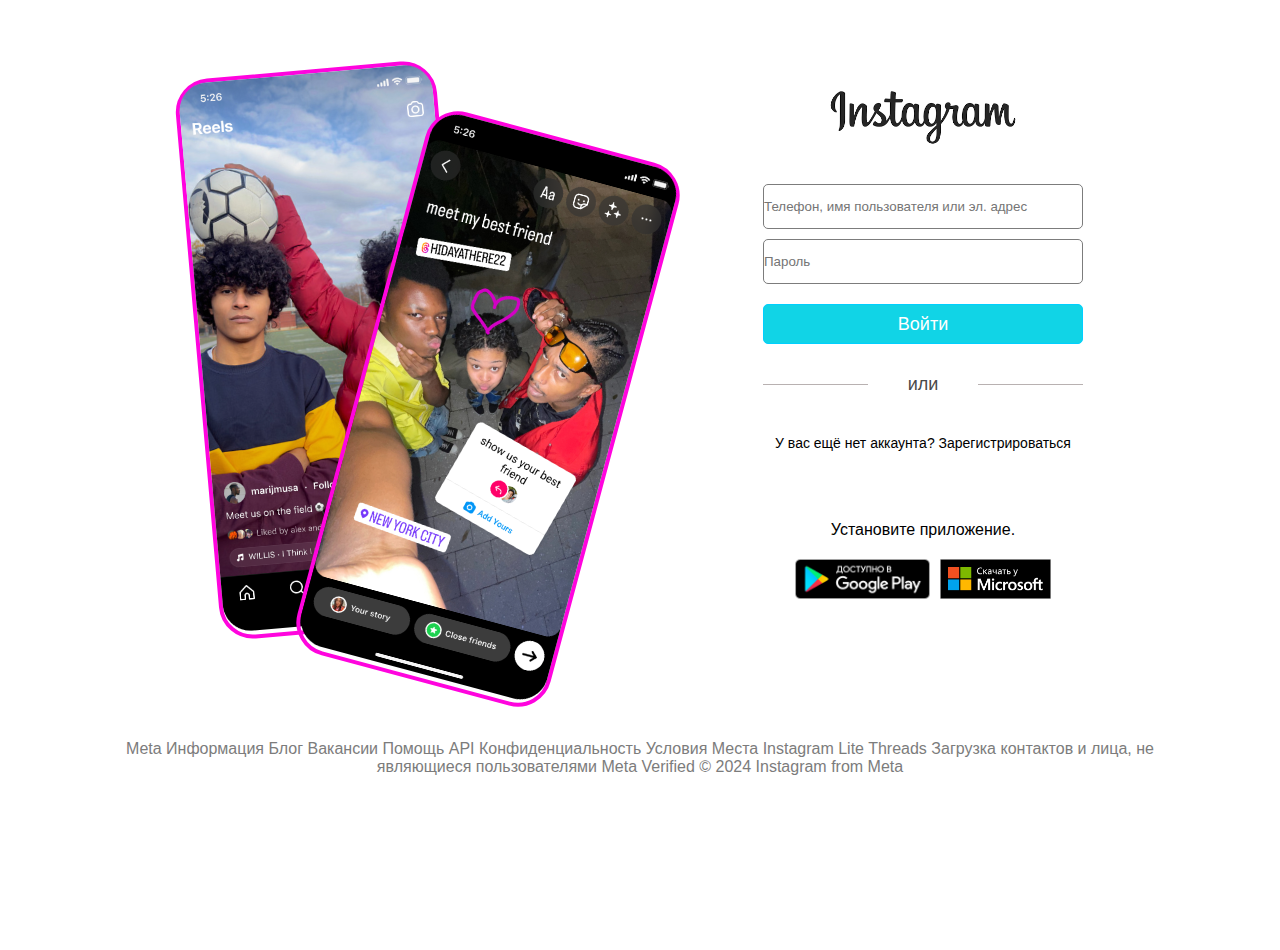
<file: index.html>
<!DOCTYPE html>
<html lang="en">
<head>
    <meta charset="UTF-8">
    <meta name="viewport" content="width=device-width, initial-scale=1.0">
    <link rel="webtion icon" href="/assets/img/Instagram-Logo-PNG-2018.png" type="png">
    <link rel="stylesheet" href="/style/style.css">
    <script src="/script/app.js" defer></script>
    <title>Instagram</title>
</head>
<body>
      <div class="container">
        <div>
            <div class="flex-item">
                <div class="d"><img class="img" src="/assets/img/screenshot6.png" alt=""></div>
                 <div class="K"><img class="img" src="/assets/img/screenshot1.png" alt=""></div>
            </div>
        </div>
         
           <div class="item">
               <div class="froms">
                    <div>
                         <img class="l" src="/assets/img/images.png" alt="">
                    </div>
               </div>
               <div class="input-item">
                    <input type="text" name="text" id="text" placeholder="Телефон, имя пользователя или эл. адрес">
                    <input type="password" name="password" id="password" placeholder="Пароль">
                    <button class="btn">Войти</button>
               </div>
               <div class="hero">
                <div class="kkk"></div>
                      <p class="like">или</p>
                <div class="kkk"></div>
               </div>
               <p class="text-l">
                У вас ещё нет аккаунта? Зарегистрироваться
               </p>
               <p class="tero">
                Установите приложение.
               </p>
               <div class="ism">
                   <div>
                      <img class="img-a" src="/assets/img/fDjwyLC88oO.png" alt="">
                   </div>
                  <div>
                     <img class="img-a" src="/assets/img/_UbeIRgTpG-.png" alt="">
                  </div>
               </div>
           </div>
      </div>
      <div class="text-r">Meta Информация Блог Вакансии Помощь API Конфиденциальность Условия Места Instagram Lite Threads  Загрузка контактов и лица, не являющиеся пользователями Meta Verified  © 2024 Instagram from Meta</div>
</body>
</html>
</file>
<file: style/style.css>
*{
    margin: 0;
    padding: 0;
    box-sizing: border-box;
    font-family: 'Segoe UI', Tahoma, Geneva, Verdana, sans-serif;
}
body{
    height: 100vh;
}
.container{
    gap: 19rem;
    display: flex;
    justify-content: center;
    align-items: center;
    margin-top: 50px
}
img{
    height: 550px;
}
.flex-item{
    display: flex;

}
.d{
    border-radius: 34px;
    transform: rotate(-5deg);  
    border: solid rgb(255, 4, 222) 4px;
}
.K{
    position: absolute;
    top: 8REM;
    margin-left: 10rem;
    transform: rotate(15deg);
    border-radius: 34px;
    border: solid rgb(255, 4, 222) 4px;
}
.l{
    height: 70px;
}
.item{
    height: 600px;
    width: 320px;
}
.froms{
    display: flex;
    margin-top: 30px;
    justify-content: center;
}
#text{
    height: 45px;
    outline: none;
    width: 100%;
    margin-top: 30px;
    border-radius: 5px;
    border: solid 1px #7c7c7c;
}
#password{
    height: 45px;
    outline: none;
    width: 100%;
    margin-top: 10px;
    border-radius: 5px;
    border: solid 1px #7c7c7c;
}
.btn{
    height: 40px;
    outline: none;
    width: 100%;
    margin-top: 20px;
    font-size: 18px;
    background: rgb(17, 212, 230);
    border-radius: 5px;
    color: #fff;
    border: solid 1px #00d0ff;
}
.kkk{
    height: 1.5px;
    width: 130px;
    background: #b8b1b1;
}
.hero{
    gap: 40px;
    display: flex;
    margin-top: 30px;
    align-items: center;
    justify-content: center;
}
.like{
    color: #494949;
    font-size: 18px;
}
.text-l{
    font-size: 14px;
    text-align: center;
    margin-top: 40px;
}
.img-a{
    height: 40px;
}
.tero{
    text-align: center;
    margin-top: 70px;
}
.ism{
    gap: 10px;
    display: flex;
    margin-top: 20px;
    align-items: center;
    justify-content: center;
}
.text-r{
    font-size: 16px;
    color: #7c7c7c;
    text-align: center;
    padding: 90px 100px;
}
</file>
